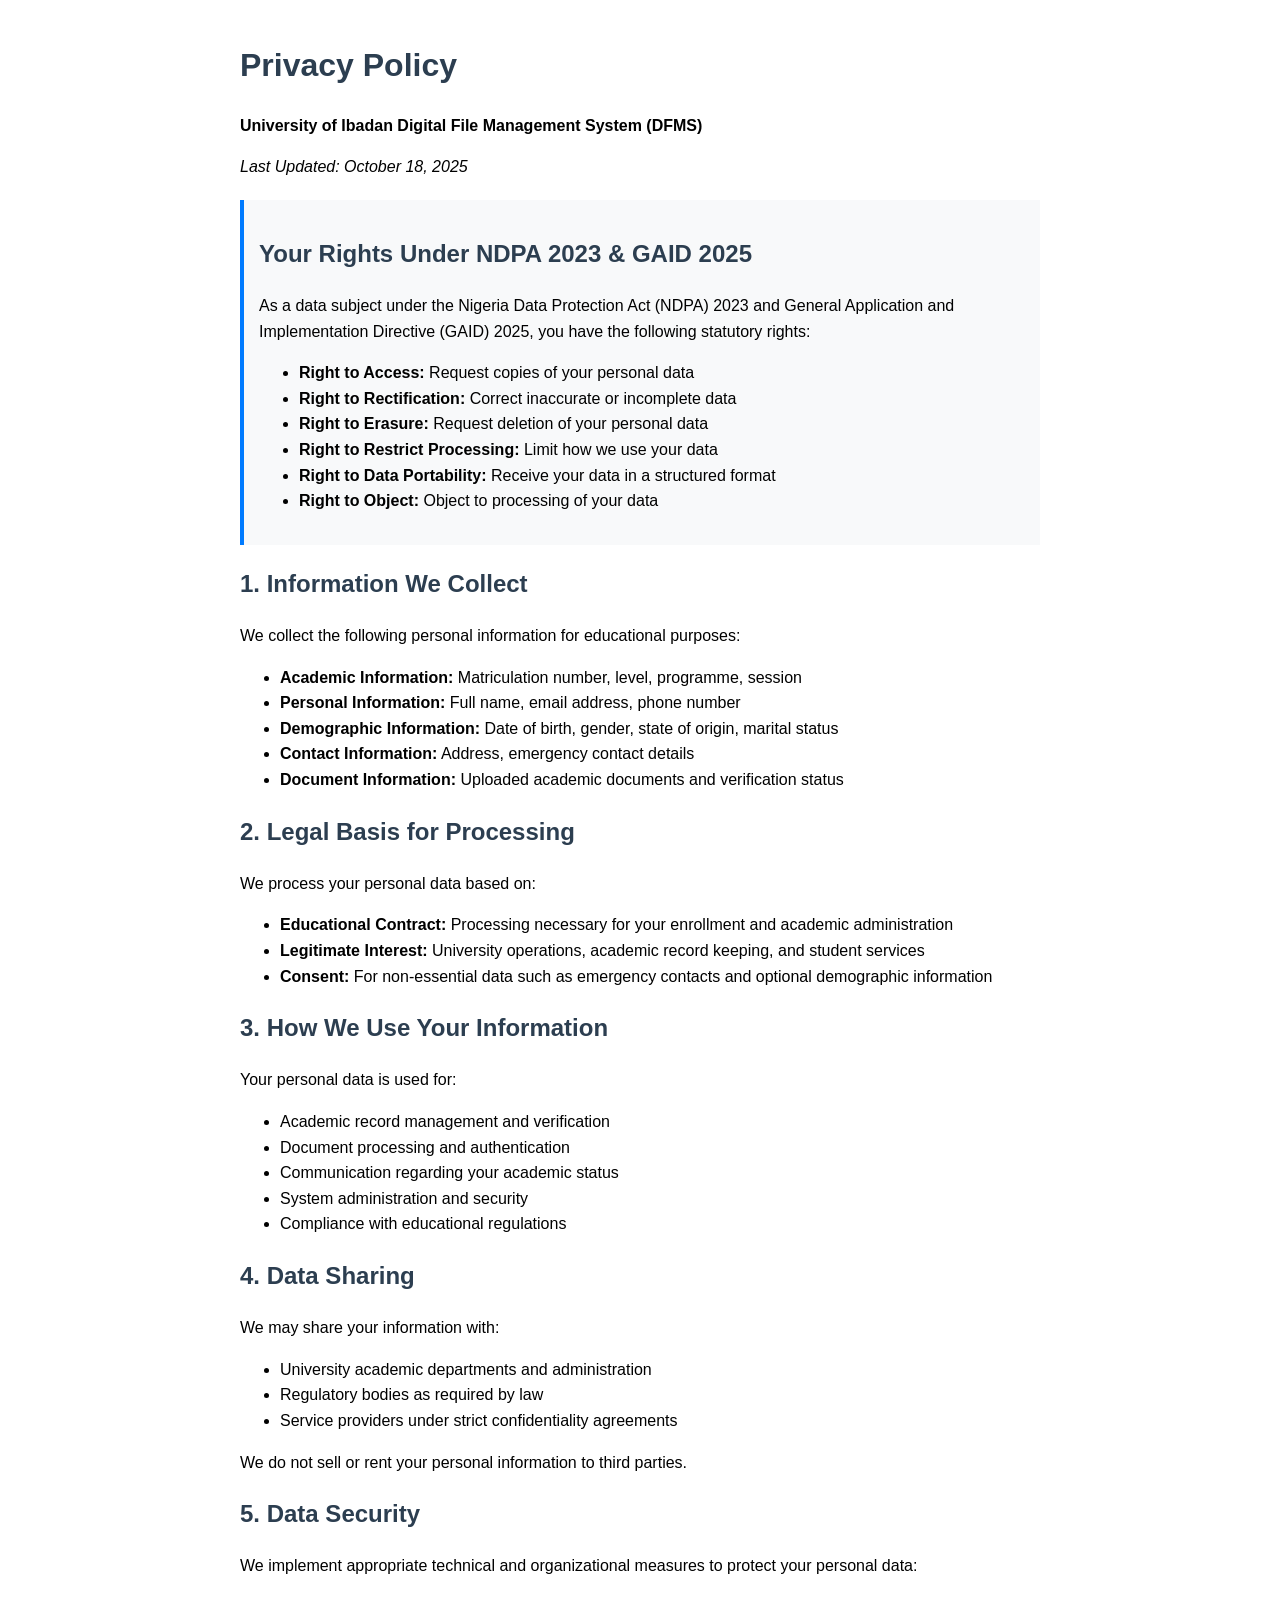
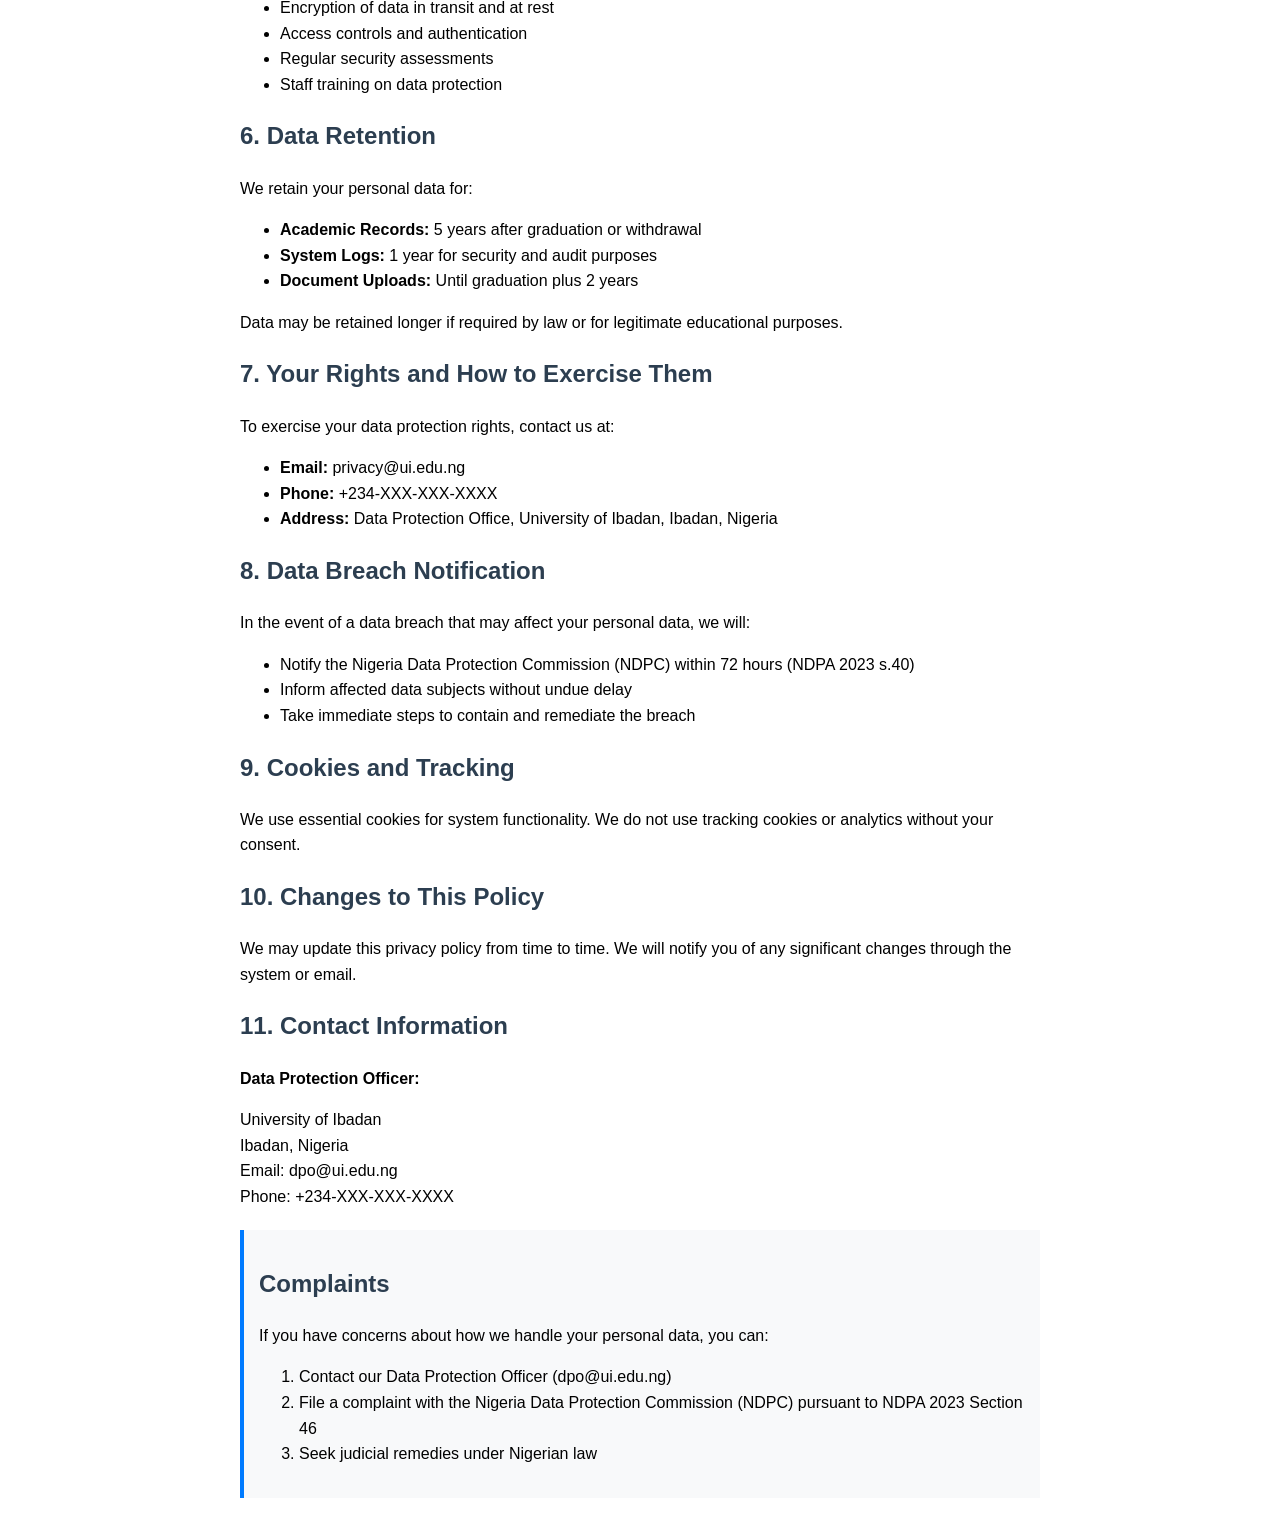
<file: privacy-policy.html>
<!DOCTYPE html>
<html lang="en">

<head>
    <meta charset="UTF-8">
    <meta name="viewport" content="width=device-width, initial-scale=1.0">
    <title>Privacy Policy - University of Ibadan DFMS</title>
    <style>
        body {
            font-family: Arial, sans-serif;
            line-height: 1.6;
            margin: 40px;
        }

        h1,
        h2 {
            color: #2c3e50;
        }

        .container {
            max-width: 800px;
            margin: 0 auto;
        }

        .highlight {
            background-color: #f8f9fa;
            padding: 15px;
            border-left: 4px solid #007bff;
            margin: 20px 0;
        }
    </style>
</head>

<body>
    <div class="container">
        <h1>Privacy Policy</h1>
        <p><strong>University of Ibadan Digital File Management System (DFMS)</strong></p>
        <p><em>Last Updated: October 18, 2025</em></p>

        <div class="highlight">
            <h2>Your Rights Under NDPA 2023 &amp; GAID 2025</h2>
            <p>As a data subject under the Nigeria Data Protection Act (NDPA) 2023 and General Application and Implementation Directive (GAID) 2025, you have the following
                statutory rights:</p>
            <ul>
                <li><strong>Right to Access:</strong> Request copies of your personal data</li>
                <li><strong>Right to Rectification:</strong> Correct inaccurate or incomplete data</li>
                <li><strong>Right to Erasure:</strong> Request deletion of your personal data</li>
                <li><strong>Right to Restrict Processing:</strong> Limit how we use your data</li>
                <li><strong>Right to Data Portability:</strong> Receive your data in a structured format</li>
                <li><strong>Right to Object:</strong> Object to processing of your data</li>
            </ul>
        </div>

        <h2>1. Information We Collect</h2>
        <p>We collect the following personal information for educational purposes:</p>
        <ul>
            <li><strong>Academic Information:</strong> Matriculation number, level, programme, session</li>
            <li><strong>Personal Information:</strong> Full name, email address, phone number</li>
            <li><strong>Demographic Information:</strong> Date of birth, gender, state of origin, marital status</li>
            <li><strong>Contact Information:</strong> Address, emergency contact details</li>
            <li><strong>Document Information:</strong> Uploaded academic documents and verification status</li>
        </ul>

        <h2>2. Legal Basis for Processing</h2>
        <p>We process your personal data based on:</p>
        <ul>
            <li><strong>Educational Contract:</strong> Processing necessary for your enrollment and academic
                administration</li>
            <li><strong>Legitimate Interest:</strong> University operations, academic record keeping, and student
                services</li>
            <li><strong>Consent:</strong> For non-essential data such as emergency contacts and optional demographic
                information</li>
        </ul>

        <h2>3. How We Use Your Information</h2>
        <p>Your personal data is used for:</p>
        <ul>
            <li>Academic record management and verification</li>
            <li>Document processing and authentication</li>
            <li>Communication regarding your academic status</li>
            <li>System administration and security</li>
            <li>Compliance with educational regulations</li>
        </ul>

        <h2>4. Data Sharing</h2>
        <p>We may share your information with:</p>
        <ul>
            <li>University academic departments and administration</li>
            <li>Regulatory bodies as required by law</li>
            <li>Service providers under strict confidentiality agreements</li>
        </ul>
        <p>We do not sell or rent your personal information to third parties.</p>

        <h2>5. Data Security</h2>
        <p>We implement appropriate technical and organizational measures to protect your personal data:</p>
        <ul>
            <li>Encryption of data in transit and at rest</li>
            <li>Access controls and authentication</li>
            <li>Regular security assessments</li>
            <li>Staff training on data protection</li>
        </ul>

        <h2>6. Data Retention</h2>
        <p>We retain your personal data for:</p>
        <ul>
            <li><strong>Academic Records:</strong> 5 years after graduation or withdrawal</li>
            <li><strong>System Logs:</strong> 1 year for security and audit purposes</li>
            <li><strong>Document Uploads:</strong> Until graduation plus 2 years</li>
        </ul>
        <p>Data may be retained longer if required by law or for legitimate educational purposes.</p>

        <h2>7. Your Rights and How to Exercise Them</h2>
        <p>To exercise your data protection rights, contact us at:</p>
        <ul>
            <li><strong>Email:</strong> privacy@ui.edu.ng</li>
            <li><strong>Phone:</strong> +234-XXX-XXX-XXXX</li>
            <li><strong>Address:</strong> Data Protection Office, University of Ibadan, Ibadan, Nigeria</li>
        </ul>

        <h2>8. Data Breach Notification</h2>
        <p>In the event of a data breach that may affect your personal data, we will:</p>
        <ul>
            <li>Notify the Nigeria Data Protection Commission (NDPC) within 72 hours (NDPA 2023 s.40)</li>
            <li>Inform affected data subjects without undue delay</li>
            <li>Take immediate steps to contain and remediate the breach</li>
        </ul>

        <h2>9. Cookies and Tracking</h2>
        <p>We use essential cookies for system functionality. We do not use tracking cookies or analytics without your
            consent.</p>

        <h2>10. Changes to This Policy</h2>
        <p>We may update this privacy policy from time to time. We will notify you of any significant changes through
            the system or email.</p>

        <h2>11. Contact Information</h2>
        <p><strong>Data Protection Officer:</strong></p>
        <p>University of Ibadan<br>
            Ibadan, Nigeria<br>
            Email: dpo@ui.edu.ng<br>
            Phone: +234-XXX-XXX-XXXX</p>

        <div class="highlight">
            <h2>Complaints</h2>
            <p>If you have concerns about how we handle your personal data, you can:</p>
            <ol>
                <li>Contact our Data Protection Officer (dpo@ui.edu.ng)</li>
                <li>File a complaint with the Nigeria Data Protection Commission (NDPC) pursuant to NDPA 2023 Section 46</li>
                <li>Seek judicial remedies under Nigerian law</li>
            </ol>
        </div>
    </div>
</body>

</html>
</file>
